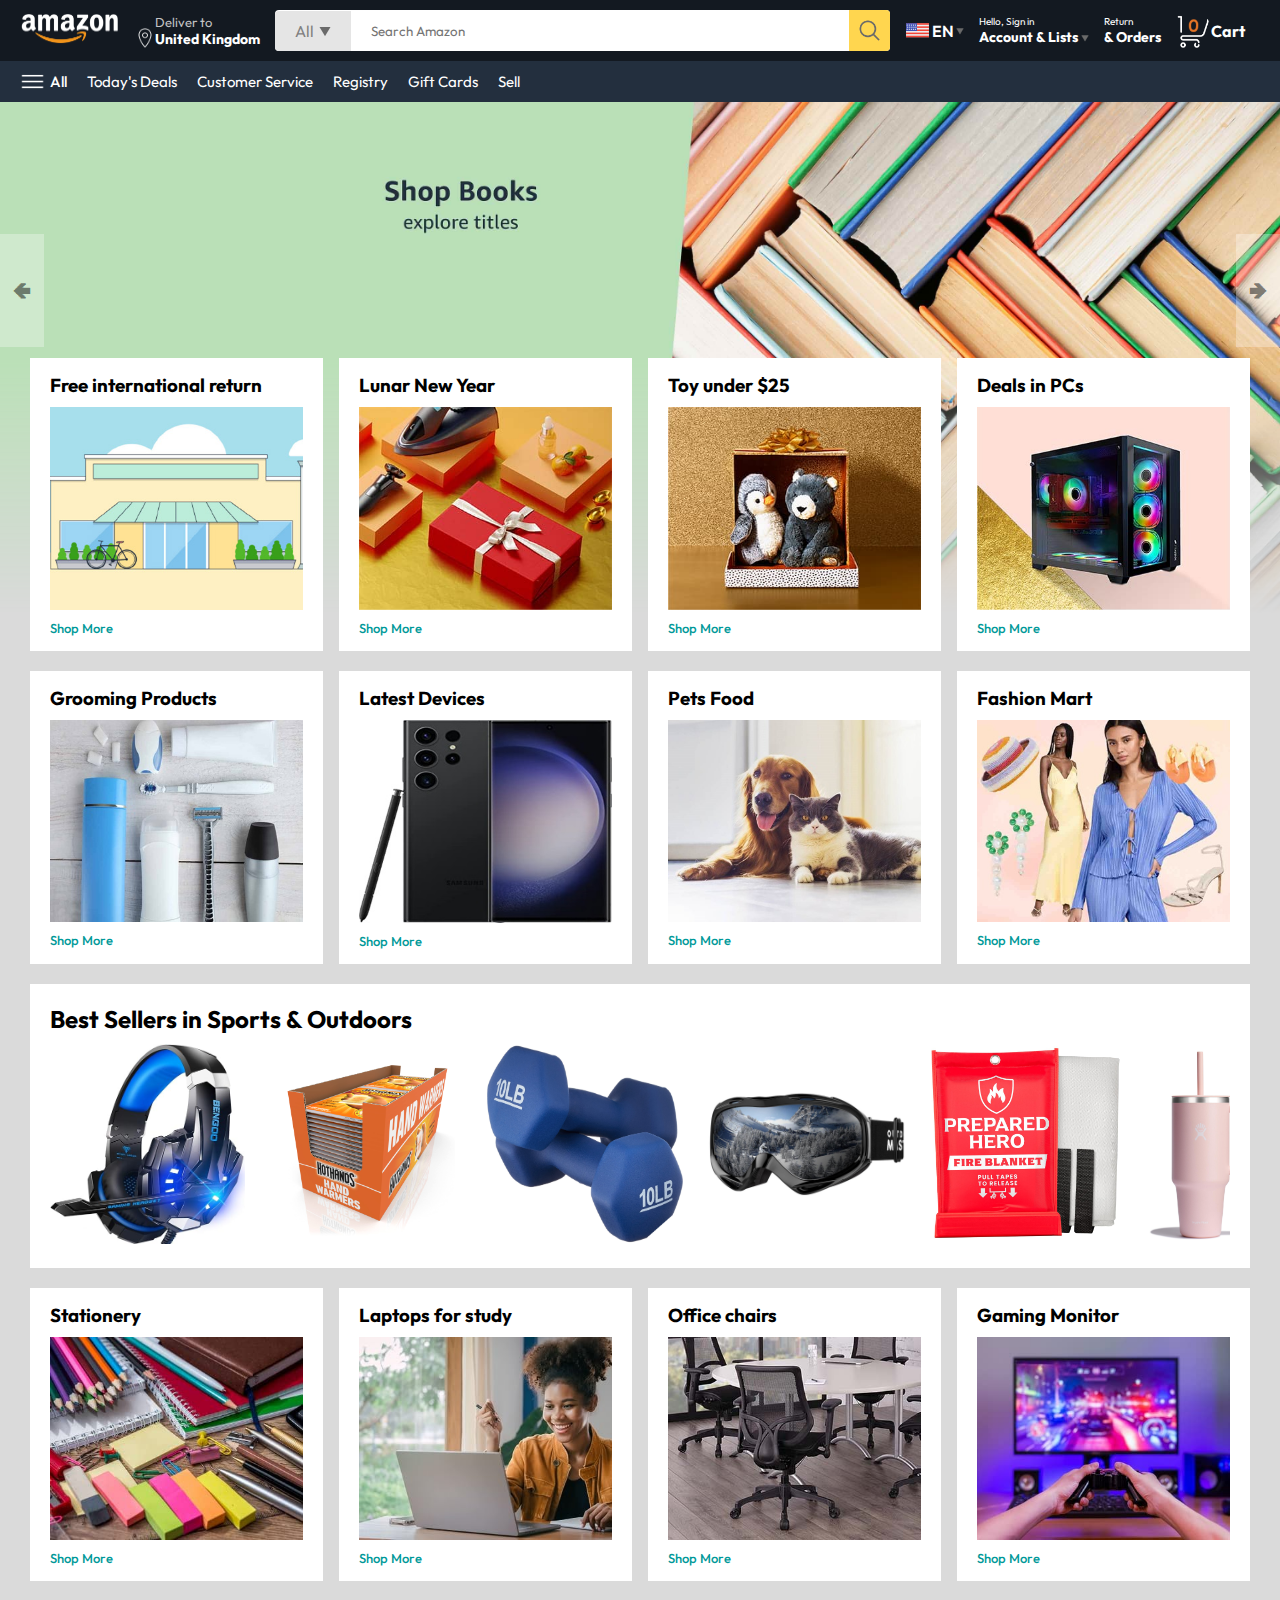
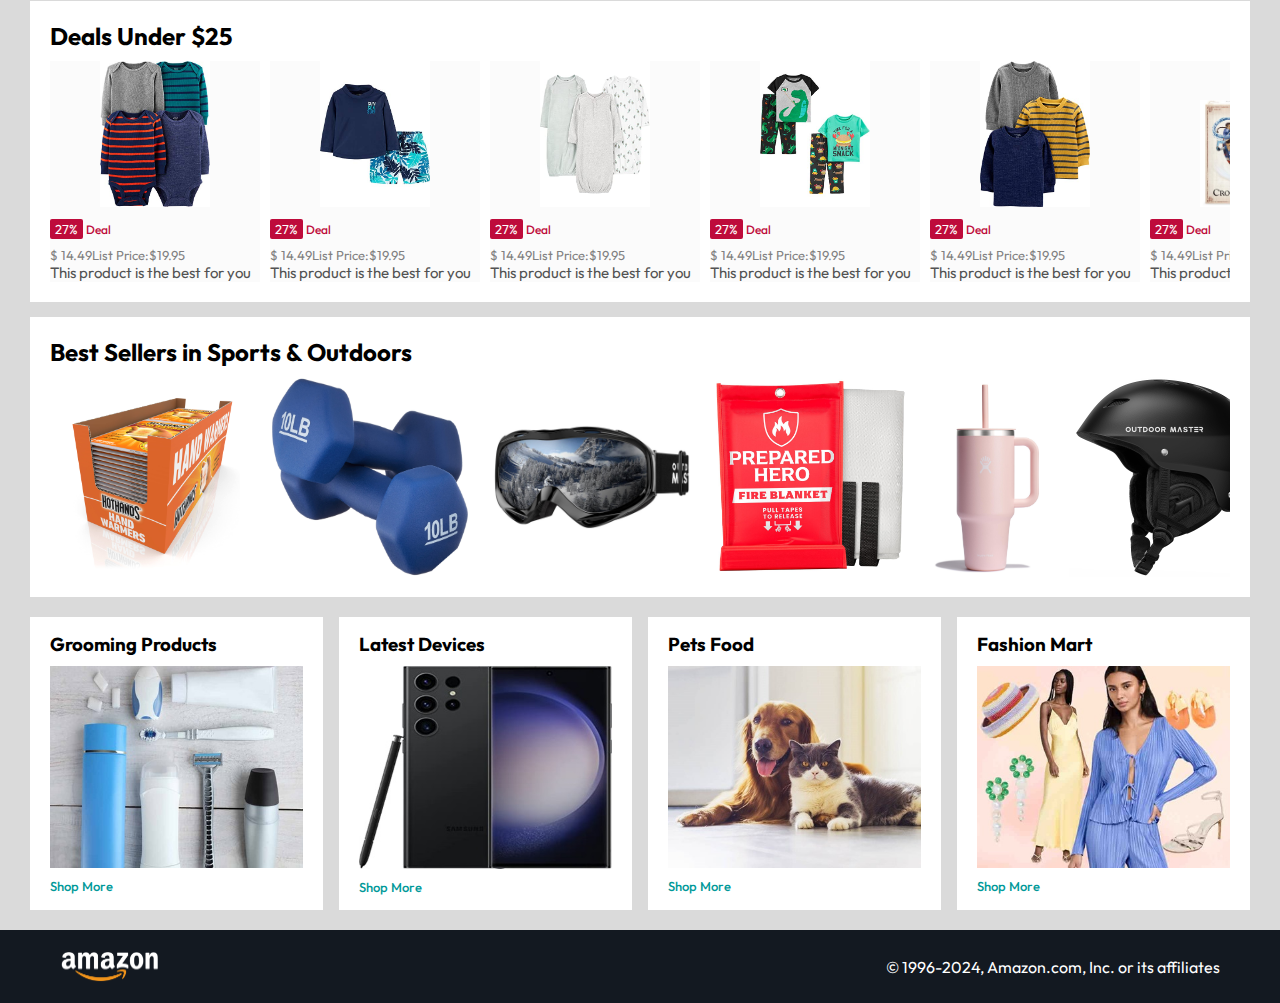
<file: index.html>
<!DOCTYPE html>
<html lang="en">
  <head>
    <meta charset="UTF-8" />
    <meta name="viewport" content="width=device-width, initial-scale=1.0" />
    <title>Amazon Clone</title>
    <link rel="stylesheet" href="style.css" />
    <link rel="shortcut icon" type="image/png" href="./assets/icon.ico">
  </head>

  <body>
    <nav>
      <a href="/"><img src="./assets//amazon_logo.png" width="100" alt="" /></a>
      <div class="nav-contry">
        <img src="./assets/location_icon.png" height="20" alt="" />
        <div>
          <p>Deliver to</p>
          <h1>United Kingdom</h1>
        </div>
      </div>
      <div class="nav-search">
        <div class="nav-search-gategory">
          <p>All</p>
          <img src="./assets/dropdown_icon.png" height="12" alt="" />
        </div>
        <input
          type="text"
          class="nav-search-input"
          placeholder="Search Amazon"
        />
        <img src="./assets/search_icon.png" class="nav-search-icon" alt="" />
      </div>
      <div class="nav-language">
        <img src="./assets/us_flag.png" width="25px" alt="" />
        <p>EN</p>
        <img src="./assets/dropdown_icon.png" width="8px" alt="" />
      </div>
      <div class="nav-text">
        <p><a href="./signin.html">Hello, Sign in</a></p>
        <h1>
          Account & Lists
          <img src="./assets/dropdown_icon.png" width="8px" alt="" />
        </h1>
      </div>
      <div class="nav-text">
        <p>Return</p>
        <h1>& Orders</h1>
      </div>
      <a href="/signin.html" class="mobile-user-icon" style="display: none;">
        <img src="./assets/user.png" alt="">
      </a>
      <a href="/cart.html" class="nav-cart">
        <img src="./assets/cart_icon.png" width="35px" alt="">
        <h4>Cart</h4>
      </a>
    </nav>
    <div class="nav-bottom">
        <div>
            <img src="./assets/menu_icon.png" width="25px" alt="">
            <p>All</p>
        </div>
        <p>Today's Deals</p>
        <p>Customer Service</p>
        <p>Registry</p>
        <p>Gift Cards</p>
        <p>Sell</p>
    </div>
    <div class="header-slider">
        <a href="#" class="control_prev">&#129144</a>
        <a href="#" class="control_next">&#129146</a>
        <ul>
            <img src="./assets/header1.jpg" class="header-img" alt="">
            <img src="./assets/header2.jpg" class="header-img" alt="">
            <img src="./assets/header3.jpg" class="header-img" alt="">
            <img src="./assets/header4.jpg" class="header-img" alt="">
            <img src="./assets/header5.jpg" class="header-img" alt="">
            <img src="./assets/header6.jpg" class="header-img" alt="">
        </ul>
    </div>
    <div class="box-row header-box">
        <div class="box-col">
            <h3>Free international return</h3>
            <img src="./assets/box1-1.jpg" alt="">
            <a href="/">Shop More</a>
        </div>
        <div class="box-col">
            <h3>Lunar New Year</h3>
            <img src="./assets/box1-2.jpg" alt="">
            <a href="/">Shop More</a>
        </div>
        <div class="box-col">
            <h3>Toy under $25</h3>
            <img src="./assets/box1-3.jpg" alt="">
            <a href="/">Shop More</a>
        </div>
        <div class="box-col">
            <h3>Deals in PCs</h3>
            <img src="./assets/box1-4.jpg" alt="">
            <a href="/">Shop More</a>
        </div>
    </div>
    <div class="box-row">
        <div class="box-col">
            <h3>Grooming Products</h3>
            <img src="./assets/box2-1.jpg" alt="">
            <a href="/">Shop More</a>
        </div>
        <div class="box-col">
            <h3>Latest Devices</h3>
            <img src="./assets/box2-2.jpg" alt="">
            <a href="/">Shop More</a>
        </div>
        <div class="box-col">
            <h3>Pets Food</h3>
            <img src="./assets/box2-3.jpg" alt="">
            <a href="/">Shop More</a>
        </div>
        <div class="box-col">
            <h3>Fashion Mart</h3>
            <img src="./assets/box2-4.jpg" alt="">
            <a href="/">Shop More</a>
        </div>
    </div>
    <div class="products-slider">
        <h2>Best Sellers in Sports & Outdoors</h2>
        <div class="products">
            <a href="/product.html">
              <img src="./assets/product_img.jpg" alt="">
            </a>
            <img src="./assets/product1-1.jpg" alt="">
            <img src="./assets/product1-2.jpg" alt="">
            <img src="./assets/product1-3.jpg" alt="">
            <img src="./assets/product1-4.jpg" alt="">
            <img src="./assets/product1-5.jpg" alt="">
            <img src="./assets/product1-6.jpg" alt="">
            <img src="./assets/product1-7.jpg" alt="">
            <img src="./assets/product1-8.jpg" alt="">
            <img src="./assets/product1-9.jpg" alt="">
            <img src="./assets/product1-10.jpg" alt="">
        </div>
    </div>
    <div class="box-row">
      <div class="box-col">
          <h3>Stationery</h3>
          <img src="./assets/box3-1.jpg" alt="">
          <a href="/">Shop More</a>
      </div>
      <div class="box-col">
          <h3>Laptops for study</h3>
          <img src="./assets/box3-2.jpg" alt="">
          <a href="/">Shop More</a>
      </div>
      <div class="box-col">
          <h3>Office chairs</h3>
          <img src="./assets/box3-3.jpg" alt="">
          <a href="/">Shop More</a>
      </div>
      <div class="box-col">
          <h3>Gaming Monitor</h3>
          <img src="./assets/box3-4.jpg" alt="">
          <a href="/">Shop More</a>
      </div>
  </div>
  <div class="products-slider-with-price">
    <h2>Deals Under $25</h2>
    <div class="products">
      <div class="product-card">
        <div class="product-img-container">
          <img src="./assets/product2-1.jpg" alt="">
        </div>
        <div class="product-offer">
          <p>27%</p> <span>Deal</span>
        </div>
        <p class="product-price">$ <span>14.49</span>List Price:$19.95</p>
        <h4>This product is the best for you</h4>
      </div>
      <div class="product-card">
        <div class="product-img-container">
          <img src="./assets/product2-2.jpg" alt="">
        </div>
        <div class="product-offer">
          <p>27%</p> <span>Deal</span>
        </div>
        <p class="product-price">$ <span>14.49</span>List Price:$19.95</p>
        <h4>This product is the best for you</h4>
      </div>
      <div class="product-card">
        <div class="product-img-container">
          <img src="./assets/product2-3.jpg" alt="">
        </div>
        <div class="product-offer">
          <p>27%</p> <span>Deal</span>
        </div>
        <p class="product-price">$ <span>14.49</span>List Price:$19.95</p>
        <h4>This product is the best for you</h4>
      </div>
      <div class="product-card">
        <div class="product-img-container">
          <img src="./assets/product2-4.jpg" alt="">
        </div>
        <div class="product-offer">
          <p>27%</p> <span>Deal</span>
        </div>
        <p class="product-price">$ <span>14.49</span>List Price:$19.95</p>
        <h4>This product is the best for you</h4>
      </div><div class="product-card">
        <div class="product-img-container">
          <img src="./assets/product2-5.jpg" alt="">
        </div>
        <div class="product-offer">
          <p>27%</p> <span>Deal</span>
        </div>
        <p class="product-price">$ <span>14.49</span>List Price:$19.95</p>
        <h4>This product is the best for you</h4>
      </div>
      <div class="product-card">
        <div class="product-img-container">
          <img src="./assets/product2-6.jpg" alt="">
        </div>
        <div class="product-offer">
          <p>27%</p> <span>Deal</span>
        </div>
        <p class="product-price">$ <span>14.49</span>List Price:$19.95</p>
        <h4>This product is the best for you</h4>
      </div>
      <div class="product-card">
        <div class="product-img-container">
          <img src="./assets/product2-7.jpg" alt="">
        </div>
        <div class="product-offer">
          <p>27%</p> <span>Deal</span>
        </div>
        <p class="product-price">$ <span>14.49</span>List Price:$19.95</p>
        <h4>This product is the best for you</h4>
      </div>
      <div class="product-card">
        <div class="product-img-container">
          <img src="./assets/product2-8.jpg" alt="">
        </div>
        <div class="product-offer">
          <p>27%</p> <span>Deal</span>
        </div>
        <p class="product-price">$ <span>14.49</span>List Price:$19.95</p>
        <h4>This product is the best for you</h4>
      </div>
      <div class="product-card">
        <div class="product-img-container">
          <img src="./assets/product2-9.jpg" alt="">
        </div>
        <div class="product-offer">
          <p>27%</p> <span>Deal</span>
        </div>
        <p class="product-price">$ <span>14.49</span>List Price:$19.95</p>
        <h4>This product is the best for you</h4>
      </div>
      <div class="product-card">
        <div class="product-img-container">
          <img src="./assets/product2-10.jpg" alt="">
        </div>
        <div class="product-offer">
          <p>27%</p> <span>Deal</span>
        </div>
        <p class="product-price">$ <span>14.49</span>List Price:$19.95</p>
        <h4>This product is the best for you</h4>
      </div>
      <div class="product-card">
        <div class="product-img-container">
          <img src="./assets/product2-11.jpg" alt="">
        </div>
        <div class="product-offer">
          <p>27%</p> <span>Deal</span>
        </div>
        <p class="product-price">$ <span>14.49</span>List Price:$19.95</p>
        <h4>This product is the best for you</h4>
      </div>
      <div class="product-card">
        <div class="product-img-container">
          <img src="./assets/product2-12.jpg" alt="">
        </div>
        <div class="product-offer">
          <p>27%</p> <span>Deal</span>
        </div>
        <p class="product-price">$ <span>14.49</span>List Price:$19.95</p>
        <h4>This product is the best for you</h4>
      </div>
    </div>
  </div>
  <div class="products-slider">
    <h2>Best Sellers in Sports & Outdoors</h2>
    <div class="products">
        <img src="./assets/product1-1.jpg" alt="">
        <img src="./assets/product1-2.jpg" alt="">
        <img src="./assets/product1-3.jpg" alt="">
        <img src="./assets/product1-4.jpg" alt="">
        <img src="./assets/product1-5.jpg" alt="">
        <img src="./assets/product1-6.jpg" alt="">
        <img src="./assets/product1-7.jpg" alt="">
        <img src="./assets/product1-8.jpg" alt="">
        <img src="./assets/product1-9.jpg" alt="">
        <img src="./assets/product1-10.jpg" alt="">
    </div>
</div>
<div class="box-row">
  <div class="box-col">
      <h3>Grooming Products</h3>
      <img src="./assets/box2-1.jpg" alt="">
      <a href="/">Shop More</a>
  </div>
  <div class="box-col">
      <h3>Latest Devices</h3>
      <img src="./assets/box2-2.jpg" alt="">
      <a href="/">Shop More</a>
  </div>
  <div class="box-col">
      <h3>Pets Food</h3>
      <img src="./assets/box2-3.jpg" alt="">
      <a href="/">Shop More</a>
  </div>
  <div class="box-col">
      <h3>Fashion Mart</h3>
      <img src="./assets/box2-4.jpg" alt="">
      <a href="/">Shop More</a>
  </div>
</div>

<footer>
  <img src="./assets/amazon_logo.png" width="100" alt="">
  <p>© 1996-2024, Amazon.com, Inc. or its affiliates</p>
</footer>

    <script src="script.js"></script>
  </body>
</html>
</file>
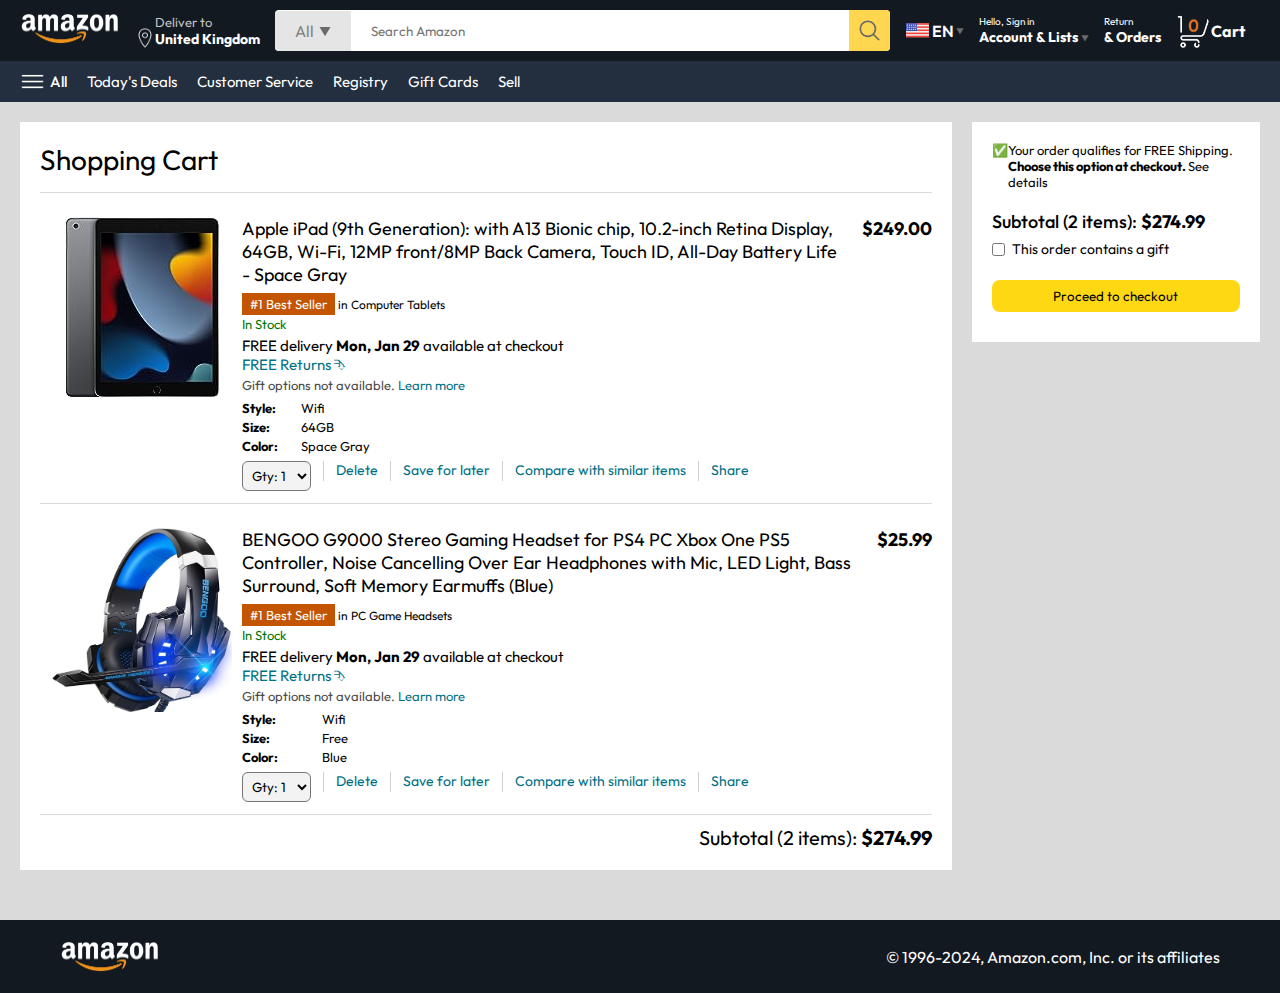
<file: cart.html>
<!DOCTYPE html>
<html lang="en">
  <head>
    <meta charset="UTF-8" />
    <meta name="viewport" content="width=device-width, initial-scale=1.0" />
    <title>Cart</title>
    <link rel="stylesheet" href="./cart.css" />
    <link rel="stylesheet" href="./style.css" />
    <link rel="shortcut icon" type="image/png" href="./assets/icon.ico">
  </head>
  <body>
    <nav>
      <a href="/"><img src="./assets//amazon_logo.png" width="100" alt="" /></a>
      <div class="nav-contry">
        <img src="./assets/location_icon.png" height="20" alt="" />
        <div>
          <p>Deliver to</p>
          <h1>United Kingdom</h1>
        </div>
      </div>
      <div class="nav-search">
        <div class="nav-search-gategory">
          <p>All</p>
          <img src="./assets/dropdown_icon.png" height="12" alt="" />
        </div>
        <input
          type="text"
          class="nav-search-input"
          placeholder="Search Amazon"
        />
        <img src="./assets/search_icon.png" class="nav-search-icon" alt="" />
      </div>
      <div class="nav-language">
        <img src="./assets/us_flag.png" width="25px" alt="" />
        <p>EN</p>
        <img src="./assets/dropdown_icon.png" width="8px" alt="" />
      </div>
      <div class="nav-text">
        <p><a href="./signin.html">Hello, Sign in</a></p>
        <h1>
          Account & Lists
          <img src="./assets/dropdown_icon.png" width="8px" alt="" />
        </h1>
      </div>
      <div class="nav-text">
        <p>Return</p>
        <h1>& Orders</h1>
      </div>
      <a href="/signin.html" class="mobile-user-icon" style="display: none">
        <img src="./assets/user.png" alt="" />
      </a>
      <a href="" class="nav-cart">
        <img src="./assets/cart_icon.png" width="35px" alt="" />
        <h4>Cart</h4>
      </a>
    </nav>
    <div class="nav-bottom">
      <div>
        <img src="./assets/menu_icon.png" width="25px" alt="" />
        <p>All</p>
      </div>
      <p>Today's Deals</p>
      <p>Customer Service</p>
      <p>Registry</p>
      <p>Gift Cards</p>
      <p>Sell</p>
    </div>
    <div class="cart">
      <div class="cart-left">
        <h1>Shopping Cart</h1>
        <hr />
        <div class="product-cart-list">
          <img src="./assets/ipad_img.jpg" alt="" width="180px"/>
          <div>
            <div class="product-cart-titleprice">
              <p>
                Apple iPad (9th Generation): with A13 Bionic chip, 10.2-inch
                Retina Display, 64GB, Wi-Fi, 12MP front/8MP Back Camera, Touch
                ID, All-Day Battery Life - Space Gray
              </p>
              <p><b>$249.00</b></p>
            </div>
            <p class="product-cart-bestseller">
              <span>#1 Best Seller</span> in Computer Tablets
            </p>
            <p class="product-cart-stock">In Stock</p>
            <p class="product-cart-delivery">FREE delivery <b>Mon, Jan 29</b> available at checkout</p>
            <p class="product-cart-returns">FREE Returns &#11191</p>
            <p class="product-cart-giftoption">Gift options not available. <span>Learn more</span></p>
            
            <div class="product-cart-specs">
                <p><b>Style:</b></p> <p>Wifi</p>
                <p><b>Size:</b></p> <p>64GB</p>
                <p><b>Color:</b></p> <p>Space Gray</p>
            </div>

            <div class="cart-list-action">
                <select name="" id="">
                    <option value="1">Gty: 1</option>
                    <option value="2">Gty: 2</option>
                    <option value="3">Gty: 3</option>
                    <option value="4">Gty: 4</option>
                    <option value="5">Gty: 5</option>
                </select>
                <hr>
                <p class="action-btn">Delete</p>
                <hr>
                <p class="action-btn">Save for later</p>
                <hr>
                <p class="action-btn">Compare with similar items</p>
                <hr>
                <p class="action-btn">Share</p>
            </div>
        </div>
        </div>
        <hr>
        <div class="product-cart-list">
            <img src="./assets/product_img.jpg" alt="" width="180px"/>
            <div>
              <div class="product-cart-titleprice">
                <p>
                    BENGOO G9000 Stereo Gaming Headset for PS4 PC Xbox One PS5 Controller, Noise Cancelling Over Ear Headphones with Mic, LED Light, Bass Surround, Soft Memory Earmuffs (Blue)
                </p>
                <p><b>$25.99</b></p>
              </div>
              <p class="product-cart-bestseller">
                <span>#1 Best Seller</span> in PC Game Headsets
              </p>
              <p class="product-cart-stock">In Stock</p>
              <p class="product-cart-delivery">FREE delivery <b>Mon, Jan 29</b> available at checkout</p>
              <p class="product-cart-returns">FREE Returns &#11191</p>
              <p class="product-cart-giftoption">Gift options not available. <span>Learn more</span></p>
              
              <div class="product-cart-specs">
                  <p><b>Style:</b></p> <p>Wifi</p>
                  <p><b>Size:</b></p> <p>Free</p>
                  <p><b>Color:</b></p> <p>Blue</p>
              </div>
  
              <div class="cart-list-action">
                  <select name="" id="">
                      <option value="1">Gty: 1</option>
                      <option value="2">Gty: 2</option>
                      <option value="3">Gty: 3</option>
                      <option value="4">Gty: 4</option>
                      <option value="5">Gty: 5</option>
                  </select>
                  <hr>
                  <p class="action-btn">Delete</p>
                  <hr>
                  <p class="action-btn">Save for later</p>
                  <hr>
                  <p class="action-btn">Compare with similar items</p>
                  <hr>
                  <p class="action-btn">Share</p>
              </div>
          </div>
          </div>
          <hr>
          <div class="cart-list-subtotal">
            Subtotal (2 items): <b>$274.99</b>
          </div>
      </div>
      <div class="cart-right"> 
        <div class="cart-free-delivery">
            <p>&#x2705</p>
            <p>Your order qualifies for FREE Shipping. <b>Choose this option at checkout. </b> See details</p>
        </div>
        <p class="cart-subtotal">Subtotal (2 items): <b>$274.99</b></p>
        <p class="cart-right-gift"> <input type="checkbox">This order contains a gift</p>
        <button>Proceed to checkout</button>
      </div>
    </div>
    <footer class="footer-cart">
        <img src="./assets/amazon_logo.png" width="100" alt="">
        <p>© 1996-2024, Amazon.com, Inc. or its affiliates</p>
      </footer>
  </body>
</html>
</file>
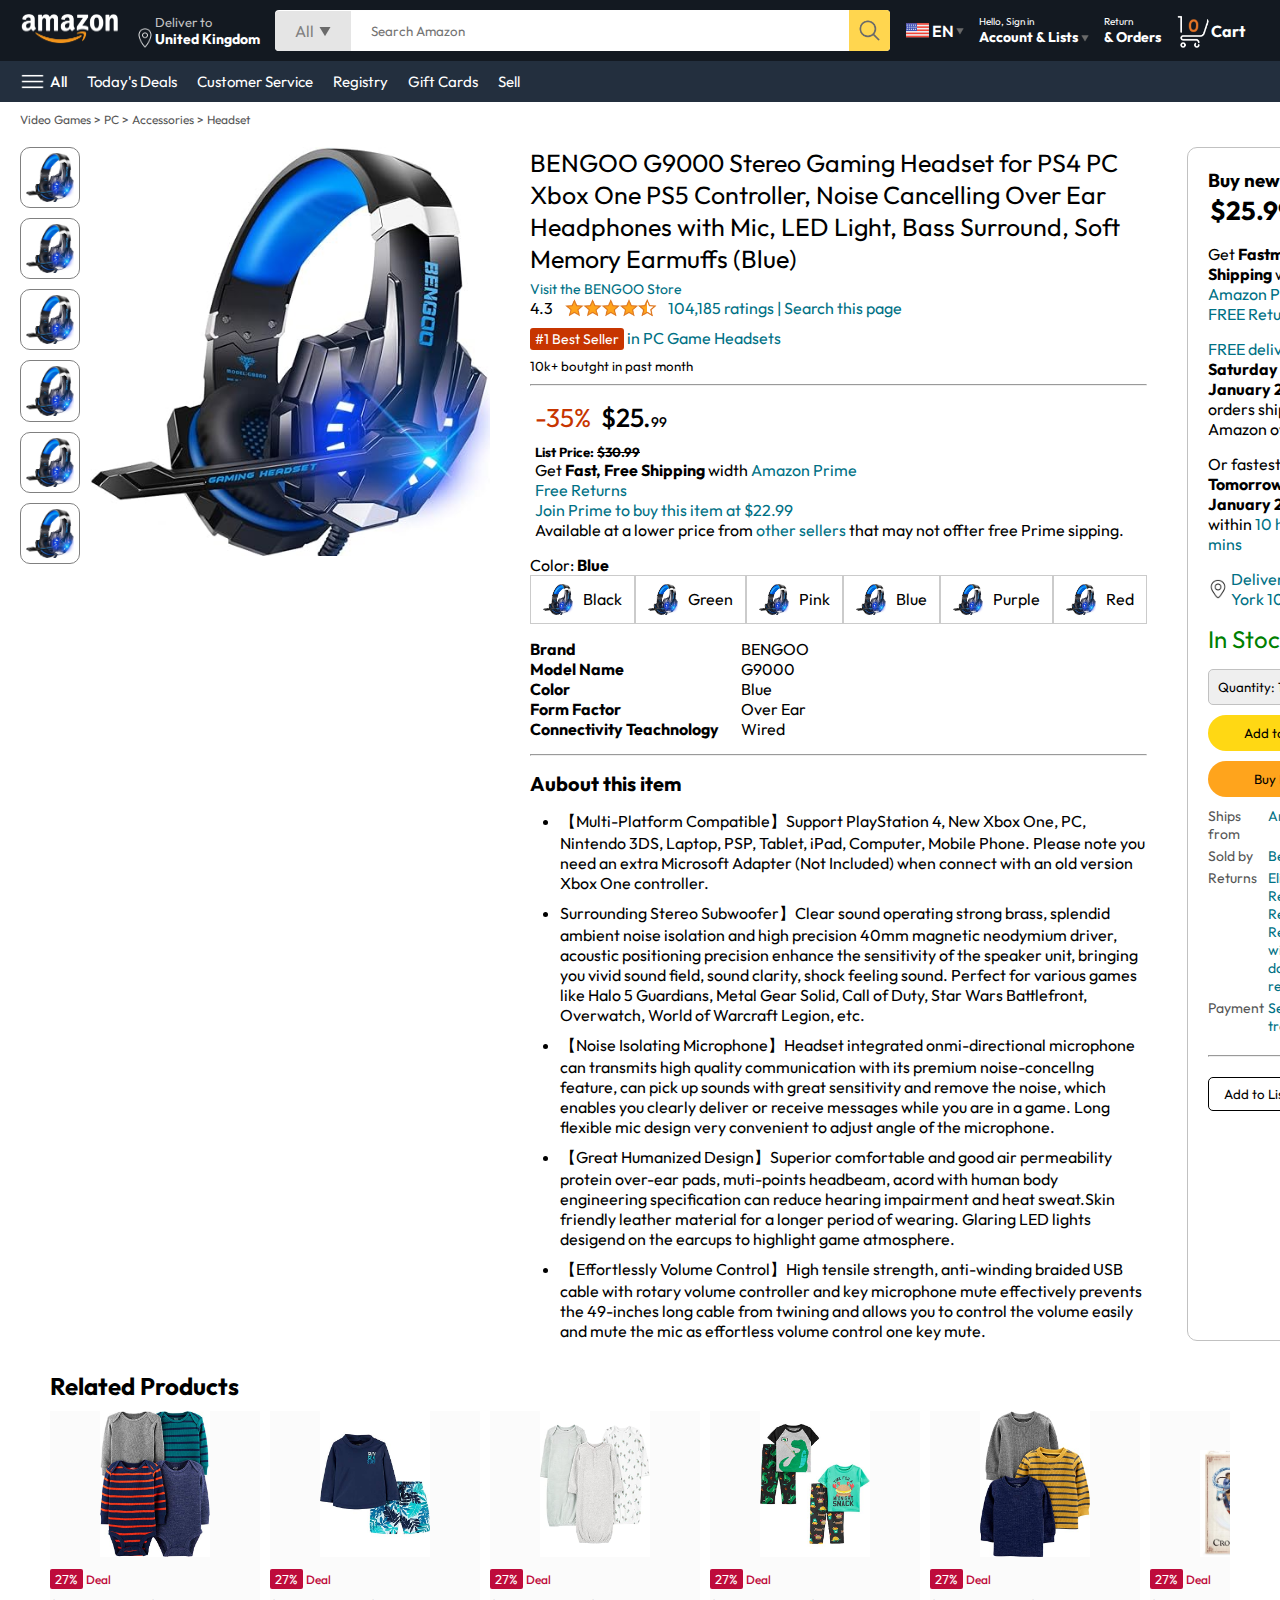
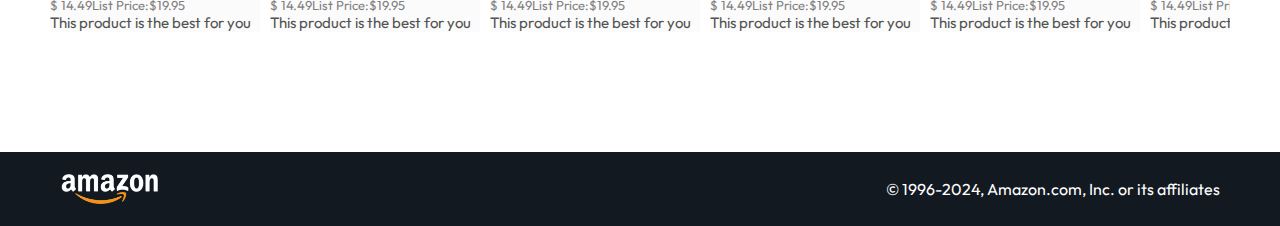
<file: product.html>
<!DOCTYPE html>
<html lang="en">
  <head>
    <meta charset="UTF-8" />
    <meta name="viewport" content="width=device-width, initial-scale=1.0" />
    <title>Product Page</title>
    <link rel="stylesheet" href="style.css" />
    <link rel="stylesheet" href="product.css" />
    <link rel="shortcut icon" type="image/png" href="./assets/icon.ico">
  </head>
  <body>
    <nav>
      <a href="/"><img src="./assets//amazon_logo.png" width="100" alt="" /></a>
      <div class="nav-contry">
        <img src="./assets/location_icon.png" height="20" alt="" />
        <div>
          <p>Deliver to</p>
          <h1>United Kingdom</h1>
        </div>
      </div>
      <div class="nav-search">
        <div class="nav-search-gategory">
          <p>All</p>
          <img src="./assets/dropdown_icon.png" height="12" alt="" />
        </div>
        <input
          type="text"
          class="nav-search-input"
          placeholder="Search Amazon"
        />
        <img src="./assets/search_icon.png" class="nav-search-icon" alt="" />
      </div>
      <div class="nav-language">
        <img src="./assets/us_flag.png" width="25px" alt="" />
        <p>EN</p>
        <img src="./assets/dropdown_icon.png" width="8px" alt="" />
      </div>
      <div class="nav-text">
        <p><a href="./signin.html">Hello, Sign in</a></p>
        <h1>
          Account & Lists
          <img src="./assets/dropdown_icon.png" width="8px" alt="" />
        </h1>
      </div>
      <div class="nav-text">
        <p>Return</p>
        <h1>& Orders</h1>
      </div>
      <a href="/signin.html" class="mobile-user-icon" style="display: none">
        <img src="./assets/user.png" alt="" />
      </a>
      <a href="/cart.html" class="nav-cart">
        <img src="./assets/cart_icon.png" width="35px" alt="" />
        <h4>Cart</h4>
      </a>
    </nav>
    <div class="nav-bottom">
      <div>
        <img src="./assets/menu_icon.png" width="25px" alt="" />
        <p>All</p>
      </div>
      <p>Today's Deals</p>
      <p>Customer Service</p>
      <p>Registry</p>
      <p>Gift Cards</p>
      <p>Sell</p>
    </div>
    <p class="breadcrum">Video Games > PC > Accessories > Headset</p>
    <div class="product-display">
      <div class="product-d-image">
        <div class="product-icons">
          <img src="./assets/product_img.jpg" alt="" width="60" />
          <img src="./assets/product_img.jpg" alt="" width="60" />
          <img src="./assets/product_img.jpg" alt="" width="60" />
          <img src="./assets/product_img.jpg" alt="" width="60" />
          <img src="./assets/product_img.jpg" alt="" width="60" />
          <img src="./assets/product_img.jpg" alt="" width="60" />
        </div>
        <div class="product-main-imgage">
          <img src="./assets/product_img.jpg" alt="" width="400" />
        </div>
        <div class="product-d-details">
          <p class="product-title">
            BENGOO G9000 Stereo Gaming Headset for PS4 PC Xbox One PS5
            Controller, Noise Cancelling Over Ear Headphones with Mic, LED
            Light, Bass Surround, Soft Memory Earmuffs (Blue)
          </p>
          <div class="brand-store">Visit the BENGOO Store</div>
          <div class="product-rating">
            <div>
              <div>
                4.3 <img src="./assets/rating_img.png" height="20px" alt="" />
              </div>
              <p>104,185 ratings | Search this page</p>
            </div>
            <p><span>#1 Best Seller</span> in PC Game Headsets</p>
            <h5>10k+ boutght in past month</h5>
            <hr />
          </div>
          <div class="product-d-price">
            <div>
              <p>-35%</p>
              <h1><span>$25.</span>99</h1>
            </div>
            <h5>List Price: <span>$30.99</span></h5>
            <p>
              Get <b> Fast, Free Shipping</b> width <span>Amazon Prime</span>
            </p>
            <p><span>Free Returns</span></p>
            <p><span>Join Prime to buy this item at $22.99</span></p>
            <p>
              Available at a lower price from <span>other sellers</span> that
              may not offter free Prime sipping.
            </p>
          </div>

          <div class="product-color-selection">
            <p>Color: <b>Blue</b></p>
            <div class="product-color-options">
              <div class="option">
                <img src="./assets/product_img.jpg" width="30px" alt="" />
                <p>Black</p>
              </div>
              <div class="option">
                <img src="./assets/product_img.jpg" width="30px" alt="" />
                <p>Green</p>
              </div>
              <div class="option">
                <img src="./assets/product_img.jpg" width="30px" alt="" />
                <p>Pink</p>
              </div>
              <div class="option">
                <img src="./assets/product_img.jpg" width="30px" alt="" />
                <p>Blue</p>
              </div>
              <div class="option">
                <img src="./assets/product_img.jpg" width="30px" alt="" />
                <p>Purple</p>
              </div>
              <div class="option">
                <img src="./assets/product_img.jpg" width="30px" alt="" />
                <p>Red</p>
              </div>
            </div>
          </div>
          <div class="product-info">
            <p><b>Brand</b></p>
            <p>BENGOO</p>
            <p><b>Model Name</b></p>
            <p>G9000</p>
            <p><b>Color</b></p>
            <p>Blue</p>
            <p><b>Form Factor</b></p>
            <p>Over Ear</p>
            <p><b>Connectivity Teachnology</b></p>
            <p>Wired</p>
          </div>
          <hr />
          <div class="product-description">
            <h1>Aubout this item</h1>
            <ul>
              <li>
                【Multi-Platform Compatible】Support PlayStation 4, New Xbox
                One, PC, Nintendo 3DS, Laptop, PSP, Tablet, iPad, Computer,
                Mobile Phone. Please note you need an extra Microsoft Adapter
                (Not Included) when connect with an old version Xbox One
                controller.
              </li>
              <li>
                Surrounding Stereo Subwoofer】Clear sound operating strong
                brass, splendid ambient noise isolation and high precision 40mm
                magnetic neodymium driver, acoustic positioning precision
                enhance the sensitivity of the speaker unit, bringing you vivid
                sound field, sound clarity, shock feeling sound. Perfect for
                various games like Halo 5 Guardians, Metal Gear Solid, Call of
                Duty, Star Wars Battlefront, Overwatch, World of Warcraft
                Legion, etc.
              </li>
              <li>
                【Noise Isolating Microphone】Headset integrated
                onmi-directional microphone can transmits high quality
                communication with its premium noise-concellng feature, can pick
                up sounds with great sensitivity and remove the noise, which
                enables you clearly deliver or receive messages while you are in
                a game. Long flexible mic design very convenient to adjust angle
                of the microphone.
              </li>
              <li>
                【Great Humanized Design】Superior comfortable and good air
                permeability protein over-ear pads, muti-points headbeam, acord
                with human body engineering specification can reduce hearing
                impairment and heat sweat.Skin friendly leather material for a
                longer period of wearing. Glaring LED lights desigend on the
                earcups to highlight game atmosphere.
              </li>
              <li>
                【Effortlessly Volume Control】High tensile strength,
                anti-winding braided USB cable with rotary volume controller and
                key microphone mute effectively prevents the 49-inches long
                cable from twining and allows you to control the volume easily
                and mute the mic as effortless volume control one key mute.
              </li>
            </ul>
          </div>
        </div>
        <div class="product-d-purchase">
          <div class="title">
            <h3>Buy new:</h3>
            <img src="./assets/circle_icon.png" width="20px" alt="" />
          </div>
          <h1 class="price">$<span>25</span>.99</h1>
          <div class="gap">
            <p>
              Get <b>Fastm, Free Shipping</b> width <span>Amazon Prime</span>
            </p>
            <p><span>FREE Returns</span></p>
          </div>
          <div class="gap">
            <p><span>FREE delivery</span> <b>Saturday</b></p>
            <p><b>January 27</b> on orders shipped by Amazon over $35</p>
          </div>
          <div class="gap">
            <p>
              Or fastest delivery <b>Tomorrow</b>, <b>January 23</b>. Order
              within <span>10 hrs 56 mins</span>
            </p>
          </div>
          <div class="delivery-location">
            <img src="./assets/location_icon_dark.png" width="20px" alt="" />
            <p><span>Deliver to New York 10014</span></p>
          </div>
          <h2 class="product-stock">In Stock</h2>
          <select name="" id="" class="product-quantity">
            <option value="1">Quantity: 1</option>
            <option value="2">Quantity: 2</option>
            <option value="3">Quantity: 3</option>
          </select>
          <button class="btn">Add to Cart</button>
          <button class="btn product-buy">Buy Now</button>

          <div class="product-seller-info">
            <p>Ships from</p>
            <p><span>Amazon</span></p>
            <p>Sold by</p>
            <p><span>Bengoo Inc.</span></p>
            <p>Returns</p>
            <p>
              <span
                >Eligible for Return, Refund or Replacement within 30 days of
                receipt</span
              >
            </p>
            <p>Payment</p>
            <p><span>Secure transaction</span></p>
          </div>
          <hr />
          <button class="product-add-list">Add to List</button>
        </div>
      </div>
    </div>
    <div class="products-slider-with-price">
      <h2>Related Products</h2>
      <div class="products">
        <div class="product-card">
          <div class="product-img-container">
            <img src="./assets/product2-1.jpg" alt="" />
          </div>
          <div class="product-offer">
            <p>27%</p>
            <span>Deal</span>
          </div>
          <p class="product-price">$ <span>14.49</span>List Price:$19.95</p>
          <h4>This product is the best for you</h4>
        </div>
        <div class="product-card">
          <div class="product-img-container">
            <img src="./assets/product2-2.jpg" alt="" />
          </div>
          <div class="product-offer">
            <p>27%</p>
            <span>Deal</span>
          </div>
          <p class="product-price">$ <span>14.49</span>List Price:$19.95</p>
          <h4>This product is the best for you</h4>
        </div>
        <div class="product-card">
          <div class="product-img-container">
            <img src="./assets/product2-3.jpg" alt="" />
          </div>
          <div class="product-offer">
            <p>27%</p>
            <span>Deal</span>
          </div>
          <p class="product-price">$ <span>14.49</span>List Price:$19.95</p>
          <h4>This product is the best for you</h4>
        </div>
        <div class="product-card">
          <div class="product-img-container">
            <img src="./assets/product2-4.jpg" alt="" />
          </div>
          <div class="product-offer">
            <p>27%</p>
            <span>Deal</span>
          </div>
          <p class="product-price">$ <span>14.49</span>List Price:$19.95</p>
          <h4>This product is the best for you</h4>
        </div>
        <div class="product-card">
          <div class="product-img-container">
            <img src="./assets/product2-5.jpg" alt="" />
          </div>
          <div class="product-offer">
            <p>27%</p>
            <span>Deal</span>
          </div>
          <p class="product-price">$ <span>14.49</span>List Price:$19.95</p>
          <h4>This product is the best for you</h4>
        </div>
        <div class="product-card">
          <div class="product-img-container">
            <img src="./assets/product2-6.jpg" alt="" />
          </div>
          <div class="product-offer">
            <p>27%</p>
            <span>Deal</span>
          </div>
          <p class="product-price">$ <span>14.49</span>List Price:$19.95</p>
          <h4>This product is the best for you</h4>
        </div>
        <div class="product-card">
          <div class="product-img-container">
            <img src="./assets/product2-7.jpg" alt="" />
          </div>
          <div class="product-offer">
            <p>27%</p>
            <span>Deal</span>
          </div>
          <p class="product-price">$ <span>14.49</span>List Price:$19.95</p>
          <h4>This product is the best for you</h4>
        </div>
        <div class="product-card">
          <div class="product-img-container">
            <img src="./assets/product2-8.jpg" alt="" />
          </div>
          <div class="product-offer">
            <p>27%</p>
            <span>Deal</span>
          </div>
          <p class="product-price">$ <span>14.49</span>List Price:$19.95</p>
          <h4>This product is the best for you</h4>
        </div>
        <div class="product-card">
          <div class="product-img-container">
            <img src="./assets/product2-9.jpg" alt="" />
          </div>
          <div class="product-offer">
            <p>27%</p>
            <span>Deal</span>
          </div>
          <p class="product-price">$ <span>14.49</span>List Price:$19.95</p>
          <h4>This product is the best for you</h4>
        </div>
        <div class="product-card">
          <div class="product-img-container">
            <img src="./assets/product2-10.jpg" alt="" />
          </div>
          <div class="product-offer">
            <p>27%</p>
            <span>Deal</span>
          </div>
          <p class="product-price">$ <span>14.49</span>List Price:$19.95</p>
          <h4>This product is the best for you</h4>
        </div>
        <div class="product-card">
          <div class="product-img-container">
            <img src="./assets/product2-11.jpg" alt="" />
          </div>
          <div class="product-offer">
            <p>27%</p>
            <span>Deal</span>
          </div>
          <p class="product-price">$ <span>14.49</span>List Price:$19.95</p>
          <h4>This product is the best for you</h4>
        </div>
        <div class="product-card">
          <div class="product-img-container">
            <img src="./assets/product2-12.jpg" alt="" />
          </div>
          <div class="product-offer">
            <p>27%</p>
            <span>Deal</span>
          </div>
          <p class="product-price">$ <span>14.49</span>List Price:$19.95</p>
          <h4>This product is the best for you</h4>
        </div>
      </div>
    </div>
    <footer class="product-footer">
      <img src="./assets/amazon_logo.png" width="100" alt="" />
      <p>© 1996-2024, Amazon.com, Inc. or its affiliates</p>
    </footer>
    <script>
      const scrollContainer = document.querySelectorAll(".products");
      for (const item of scrollContainer) {
        item.addEventListener("wheel", (evt) => {
          evt.preventDefault();
          item.scrollLeft += evt.deltaY;
        });
      }
    </script>
  </body>
</html>
</file>
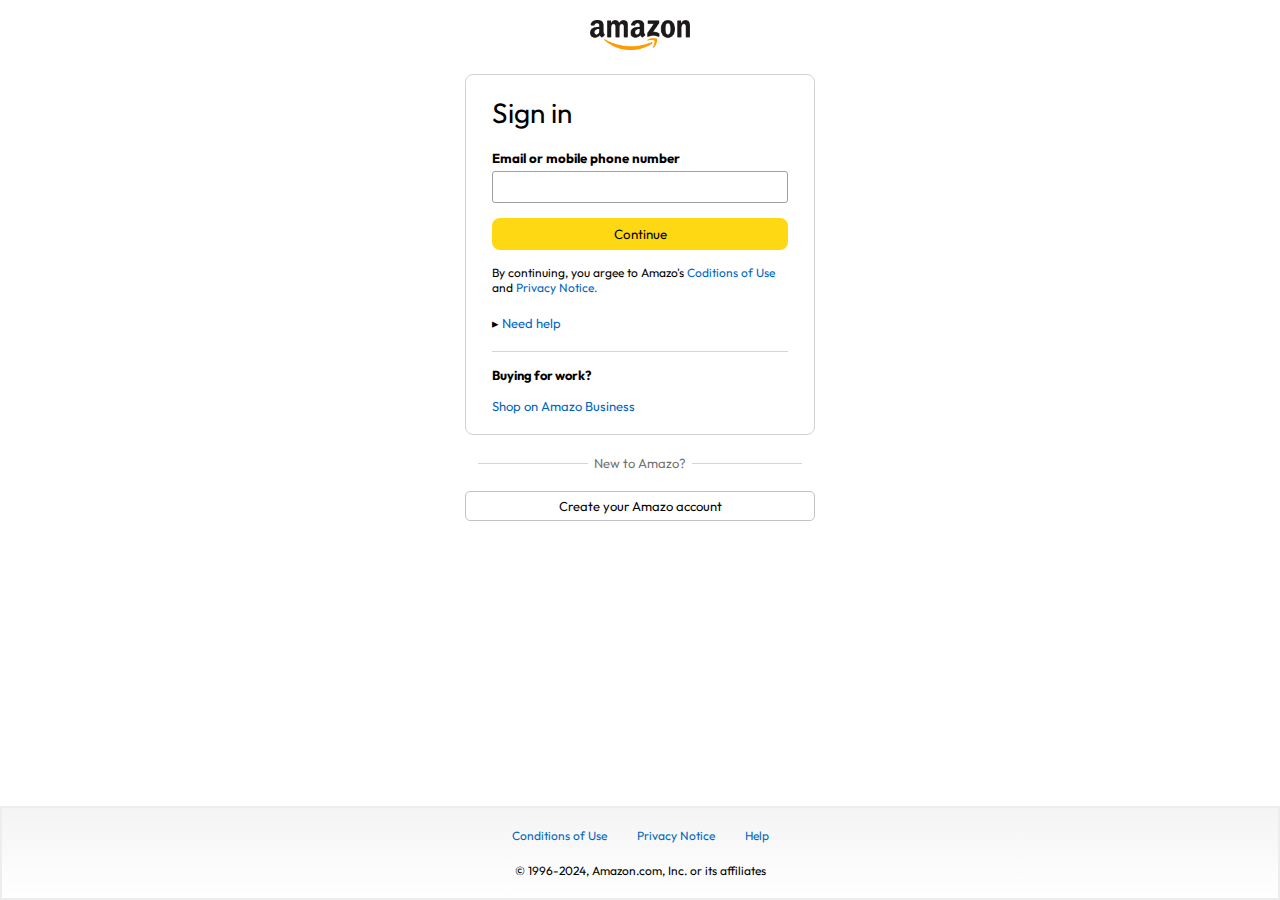
<file: signin.html>
<!DOCTYPE html>
<html lang="en">

<head>
    <meta charset="UTF-8" />
    <meta name="viewport" content="width=
    , initial-scale=1.0" />
    <title>Sign In</title>
    <link rel="stylesheet" href="./signin.css" />
    <link rel="shortcut icon" type="image/png" href="./assets/icon.ico">
</head>

<body>
    <a href="/"><img class="logo" src="./assets/amazon_logo_dark.png" width="100px" alt="" /></a>
    <div class="signin-container">
        <h1 class="signin-title">Sign in</h1>
        <h5 class="input-lable">Email or mobile phone number</h5>
        <input type="text" />
        <button>Continue</button>
        <p class="signin-condition">
            By continuing, you argee to Amazo's <span>Coditions of Use</span> and
            <span>Privacy Notice.</span>
        </p>
        <p class="signin-help">&#9656 <span>Need help</span></p>
        <hr>
        <h4>Buying for work?</h4>
        <p class="signin-business"><span>Shop on Amazo Business</span></p>
    </div>
    <div class="signin-bottom">
        <hr>
        <p>New to Amazo?</p>
        <hr>
    </div>
    <a href="/signup.html"><button class="signin-signup-btn">Create your Amazo account</button></a>

    <footer>
        <div class="footer-links">
            <a href="#">Conditions of Use</a>
            <a href="#">Privacy Notice</a>
            <a href="#">Help</a>
        </div>
        <p class="footer-copyright">© 1996-2024, Amazon.com, Inc. or its affiliates</p>
    </footer>
</body>

</html>
</file>
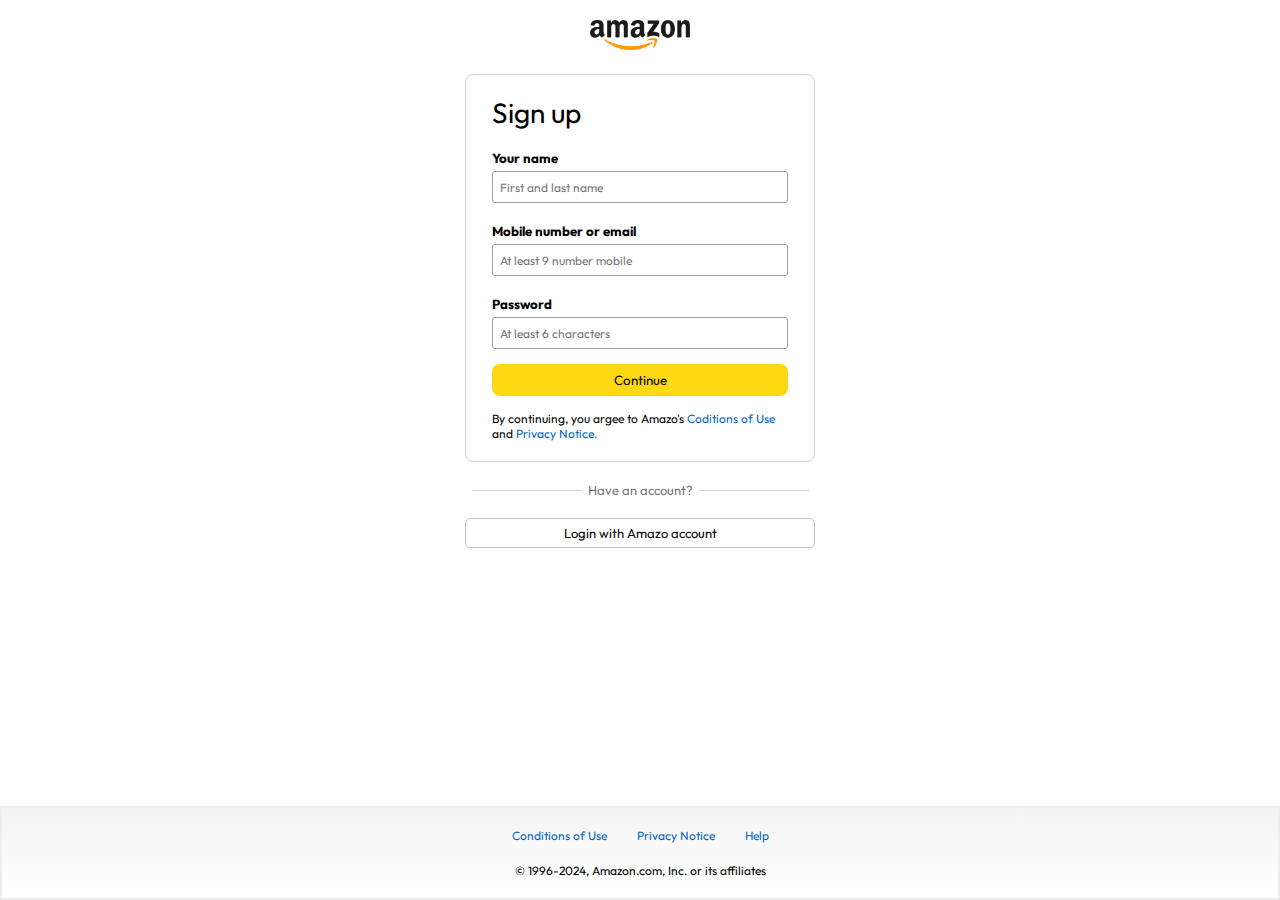
<file: signup.html>
<!DOCTYPE html>
<html lang="en">
  <head>
    <meta charset="UTF-8" />
    <meta name="viewport" content="width=device-width, initial-scale=1.0" />
    <title>Sign up</title>
    <link rel="stylesheet" href="/signin.css" />
    <link rel="shortcut icon" type="image/png" href="./assets/icon.ico">
  </head>
  <body>
    <a href="/"
      ><img
        class="logo"
        src="./assets/amazon_logo_dark.png"
        width="100px"
        alt=""
    /></a>
    <div class="signin-container">
      <h1 class="signin-title">Sign up</h1>
      <h5 class="input-lable">Your name</h5>
      <input type="text" placeholder="First and last name" />
      <h5 class="input-lable">Mobile number or email</h5>
      <input type="text" placeholder="At least 9 number mobile" />
      <h5 class="input-lable">Password</h5>
      <input type="password" placeholder="At least 6 characters" />
      <button>Continue</button>
      <p class="signin-condition">
        By continuing, you argee to Amazo's <span>Coditions of Use</span> and
        <span>Privacy Notice.</span>
      </p>
    </div>
    <div class="signin-bottom">
      <hr />
      <p>Have an account?</p>
      <hr />
    </div>
    <a href="/signin.html"
      ><button class="signin-signup-btn">Login with Amazo account</button></a
    >

    <footer>
      <div class="footer-links">
        <a href="#">Conditions of Use</a>
        <a href="#">Privacy Notice</a>
        <a href="#">Help</a>
      </div>
      <p class="footer-copyright">
        © 1996-2024, Amazon.com, Inc. or its affiliates
      </p>
    </footer>
  </body>
</html>
</file>
<file: style.css>
@import url("https://fonts.googleapis.com/css2?family=Outfit:wght@100..900&family=Playfair+Display:ital,wght@0,400..900;1,400..900&family=Poppins:ital,wght@0,100;0,200;0,300;0,400;0,500;0,600;0,700;0,800;0,900;1,100;1,200;1,300;1,400;1,500;1,600;1,700;1,800;1,900&display=swap");

* {
  padding: 0;
  margin: 0;
  box-sizing: border-box;
  font-family: Outfit;
}

body {
  background: #dadada;
}

a {
  text-decoration: none;
  color: inherit;
}
nav {
  display: flex;
  align-items: center;
  justify-content: space-between;
  background: #131921;
  padding: 10px 20px;
  color: #fff;
}
.nav-contry {
  display: flex;
  align-items: end;
  margin-left: 15px;
  font-size: 13px;
  color: #c4c4c4;
}
.nav-contry h1 {
  color: #fff;
  font-size: 14px;
}
.nav-search {
  flex: 1;
  display: flex;
  align-items: center;
  background: #fff;
  color: gray;
  max-width: 1000px;
  border-radius: 4px;
  margin-left: 15px;
}
.nav-search-gategory {
  display: flex;
  align-items: center;
  padding: 10px 20px;
  gap: 5px;
  background: #e5e5e5;
  border-radius: 4px 0 0 4px;
}
.nav-search-input {
  border: none;
  outline: none;
  padding-left: 20px;
  width: 100%;
}
.nav-search-icon {
  max-width: 41px;
  padding: 8px;
  background: #ffd64f;
  border-radius: 0 4px 4px 0;
}
.nav-language {
  display: flex;
  align-items: center;
  gap: 2px;
  font-weight: 600;
  margin-left: 15px;
}
.nav-text {
  margin-left: 15px;
}
.nav-text p {
  font-size: 10px;
}
.nav-text h1 {
  font-size: 14px;
}
.nav-cart {
  display: flex;
  align-items: center;
  margin: 0px 15px;
}
.nav-bottom {
  display: flex;
  align-items: center;
  gap: 20px;
  padding: 8px 20px;
  background: #232f3e;
  color: #fff;
  font-size: 15px;
}
.nav-bottom div {
  display: flex;
  align-items: center;
  gap: 5px;
  font-weight: 500;
}
.header-slider ul {
  display: flex;
  overflow-y: hidden;
}
.header-img {
  max-width: 100%;
  mask-image: linear-gradient(to bottom, #000000 50%, transparent 100%);
}
.header-slider a {
  position: absolute;
  top: 26%;
  z-index: 1;
  padding: 5vh 1vw;
  background: #ffffff4f;
  color: #0000007b;
  text-decoration: none;
  font-weight: 600;
  font-size: 18px;
  cursor: pointer;
}
.control_next {
  right: 0;
}
.box-row {
  display: flex;
  flex-wrap: wrap;
  row-gap: 20px;
  justify-content: space-between;
  margin: 20px 30px;
}
.box-col {
  display: flex;
  flex-direction: column;
  gap: 10px;
  padding: 15px 20px;
  background: #fff;
  max-width: 24%;
  min-height: 200px;
  z-index: 1;
}
.box-col a {
  font-size: 13px;
  color: #009999;
  font-weight: 500;
}
.header-box {
  margin-top: -20vw;
}
.products-slider {
  background: #fff;
  margin: 0 30px;
  padding: 20px;
  margin-bottom: 15px;
}
.products-slider .products {
  display: flex;
  overflow-x: auto;
  gap: 20px;
  margin-top: 10px;
}
.products-slider .products img {
  max-width: 200px;
  max-height: 200px;
}
.products-slider .products::-webkit-scrollbar {
  display: none;
}
.products-slider-with-price {
  background: #fff;
  margin: 0 30px;
  padding: 20px;
  margin-bottom: 15px;
}
.products-slider-with-price .products {
  display: flex;
  overflow-x: auto;
  gap: 10px;
  margin-top: 10px;
}
.products-slider-with-price .products::-webkit-scrollbar {
  display: none;
}
.product-card {
  display: flex;
  flex-direction: column;
  justify-content: end;
  min-width: 210px;
  background: #fbfbfb;
}
.product-card img {
  width: 110px;
  margin: 0 50px;
}
.product-offer p {
  background: #be0b3b;
  color: #fff;
  display: inline-block;
  padding: 2px 5px;
  border-radius: 2px;
  margin: 8px 0;
  font-size: 13px;
}
.product-offer span {
  color: #be0b3b;
  font-weight: 500;
  font-size: 12px;
}
.product-price {
  color: gray;
  font-size: 13px;
}
.product-card h4 {
  color: #525252;
  font-size: 15px;
  font-weight: 400;
}
footer {
  display: flex;
  justify-content: space-between;
  align-items: center;
  color: #fff;
  background: #131921;
  padding: 20px 60px;
}

/* ------------media query----------- */

@media only screen and (max-width: 900px) {
  nav {
    flex-wrap: wrap;
  }
  .nav-search {
    order: 7;
    margin: 15px 0 5px;
    min-width: 300px;
  }
  .box-col{
    max-width: 48%;
  }
}
@media only screen and (max-width: 600px){
  .nav-contry{
    display: none;
  }
  .nav-language{
    display: none;
  }
  .nav-text{
    display: none;
  }
  .nav-bottom{
    font-size: 13px;
    gap: 10px;
    overflow-x: scroll;
  }
  .nav-bottom::-webkit-scrollbar{
    display: none;
  }
  .nav-bottom p {
    text-wrap: nowrap;
  }
  .mobile-user-icon{
    display: flex !important;
    flex: 1;
    justify-content: flex-end;
  }
  .mobile-user-icon img{
    width: 25px;
  }
  .nav-cart h4{
    display: none;
  }
  .nav-cart img{
    width: 25px;
  }
  .header-slider a{
    top: 24%;
    padding: 2vh 1vw;
    font-size: 15px;
  }
  .box-col{
    max-width: 100%;
    width: 100%;
  }
  footer{
    justify-content: center;
    flex-direction: column;
    font-size: 14px;
  }
}
</file>
<file: cart.css>
.cart {
  display: flex;
  gap: 20px;
  margin: 20px;
}
.cart-left {
  background: white;
  padding: 20px;
}
.cart-left h1 {
  font-size: 28px;
  font-weight: 400;
  margin-bottom: 15px;
}
.cart-left hr {
  border: none;
  height: 1px;
  background: #dadada;
}
.product-cart-list {
  display: flex;
  align-items: start;
  gap: 10px;
  padding: 24px 0 12px 12px;
}
.product-cart-titleprice {
  display: flex;
  gap: 20px;
  font-size: 18px;
}
.product-cart-bestseller {
  font-size: 12px;
  margin-top: 10px;
}
.product-cart-bestseller span {
  font-size: 13px;
  background: #c45500;
  color: #fff;
  padding: 3px 8px;
}
.product-cart-stock {
  font-size: 13px;
  color: #007600;
  margin: 4px 0;
}
.product-cart-delivery {
  font-size: 15px;
}
.product-cart-returns {
  font-size: 15px;
  color: #007185;
  font-weight: 400;
}
.product-cart-giftoption {
  color: #494949;
  font-size: 13px;
  margin: 3px 0;
}
.product-cart-giftoption span {
  color: #007185;
}
.product-cart-specs {
  max-width: 150px;
  display: grid;
  grid-template-columns: auto auto;
  row-gap: 3px;
  font-size: 13px;
  margin: 7px 0;
}
.cart-list-action {
  display: flex;
  gap: 12px;
  font-size: 14px;
  color: #007185;
}
.cart-list-action hr {
  height: 20px;
  width: 1px;
  background: #cfcfcf;
}
.cart-list-action select {
  padding: 5px;
  border-radius: 6px;
  background: #f3f3f3;
}
.cart-list-subtotal {
  text-align: right;
  font-size: 20px;
  margin-top: 10px;
}
.cart-right {
  background: white;
  padding: 20px;
  max-height: 220px;
  min-width: 280px;
}
.cart-free-delivery {
  display: flex;
  font-size: 13px;
}
.cart-subtotal {
  margin-top: 20px;
  font-size: 18px;
  font-weight: 500;
}
.cart-right-gift {
  margin: 7px 0;
  font-size: 14px;
  display: flex;
}
.cart-right-gift input {
  margin-top: 1px;
  margin-right: 7px;
}
.cart-right button {
  width: 100%;
  height: 32px;
  margin: 15px 0;
  background: #ffd814;
  border: none;
  border-radius: 8px;
  cursor: pointer;
}
.cart-right button:hover {
  background: #ebc712;
}
.footer-cart {
  margin-top: 50px;
}

/* ------------media query----------- */

@media only screen and (max-width: 900px) {
  .cart {
    flex-wrap: wrap;
  }
  .cart-right {
    width: 100%;
  }
}
@media only screen and (max-width: 600px) {
  .product-cart-list {
    padding: 24px 0;
  }
  .product-cart-list img {
    width: 80px;
  }
  .product-cart-titleprice{
    flex-wrap: wrap;
    font-size: 14px;
  }
  .product-cart-delivery {
    font-size: 13px;
  }
  .cart-list-action .action-btn:nth-last-child(1){
    display: none;
  }
  .cart-list-action hr:nth-last-child(2){
    display: none;
  }
  .cart-list-action .action-btn:nth-last-child(3){
    display: none;
  }
  .cart-list-action hr:nth-last-child(4){
    display: none;
  }
  .cart-right{
    min-width: 100%;
  }
}
</file>
<file: product.css>
body {
  background: #fff;
}
.breadcrum {
  padding: 10px 20px;
  font-size: 12px;
  color: #565656;
}
.product-display {
  min-height: 100%;
  padding: 10px 20px;
  display: flex;
}
.product-d-image {
  display: flex;
  gap: 10px;
}
.product-icons {
  display: flex;
  flex-direction: column;
  gap: 10px;
}
.product-icons img {
  border: 1px solid gray;
  border-radius: 10px;
  padding: 5px;
}
.product-d-details {
  margin: 0 30px;
}
.product-title {
  font-size: 25px;
}
.brand-store {
  margin-top: 5px;
  color: #007185;
  font-size: 14px;
}
.product-rating {
  display: flex;
  flex-direction: column;
  gap: 10px;
}
.product-rating div {
  display: flex;
  align-items: center;
  gap: 10px;
}
.product-rating p {
  color: #007185;
}
.product-rating p span {
  color: #fff;
  background: #c73500;
  padding: 2px 5px;
  border-radius: 3px;
  font-size: 14px;
}
.product-rating h5 {
  font-weight: 400;
}
.product-d-price {
  display: flex;
  flex-direction: column;
  margin: 5px;
}
.product-d-price div {
  display: flex;
  align-items: center;
  gap: 10px;
  margin: 10px 0;
}
.product-d-price div p {
  font-size: 26px;
  color: #c73500;
}
.product-d-price div h1 {
  font-size: 14px;
  font-weight: 500;
}
.product-d-price div h1 span {
  font-size: 26px;
  font-weight: 500;
}
.product-d-price div h5 {
  color: #565656;
  font-weight: 400;
}
.product-d-price h5 span {
  text-decoration: line-through;
}
.product-d-price p span {
  color: #007185;
}
.product-color-selection {
  margin: 15px 0;
}
.product-color-options {
  display: flex;
  justify-content: space-between;
}
.option {
  display: flex;
  align-items: center;
  padding: 8px 12px;
  border: 1px solid #cbcbcb;
  gap: 10px;
}
.product-info {
  display: grid;
  grid-template-columns: auto auto;
  max-width: 300px;
  margin-bottom: 15px;
}
.product-description h1 {
  font-size: 20px;
  margin: 15px 0;
}
.product-description ul {
  display: flex;
  flex-direction: column;
  gap: 10px;
  margin-left: 30px;
}
.product-d-purchase {
  width: 100%;
  max-width: 280px;
  border: 1px solid #c1c1c1;
  border-radius: 10px;
  padding: 20px;
}
.product-d-purchase .title {
  display: flex;
  justify-content: space-between;
  align-items: center;
}
.product-d-purchase .price {
  font-size: 26px;
  padding: 2px;
}
.product-d-purchase .gap {
  margin: 15px 0;
}
.product-d-purchase p span {
  color: #007185;
}
.delivery-location {
  display: flex;
  align-items: center;
  gap: 3px;
}
.product-stock {
  margin: 15px 0;
  color: green;
  font-weight: 400;
}
.product-quantity {
  padding: 8px 5px;
  outline: none;
  width: 100%;
  border-radius: 5px;
  background: #efefef;
  border-color: #c1c1c1;
}
.product-d-purchase .btn {
  outline: none;
  border: none;
  background: #ffd814;
  width: 100%;
  padding: 10px 0;
  margin-top: 10px;
  border-radius: 50px;
}
.product-d-purchase .product-buy {
  background: #ffa41c;
}
.product-seller-info {
  margin-top: 10px;
  display: grid;
  grid-template-columns: auto auto;
  gap: 4px;
  font-size: 14px;
  color: #565656;
}
.product-seller-info span {
  color: #007185;
}
.product-d-purchase hr {
  margin: 20px 0;
}
.product-add-list {
  width: 100%;
  padding: 8px 15px;
  border-radius: 5px;
  border: 1px solid #000;
  text-align: start;
  background: white;
  cursor: pointer;
}
.product-footer {
  margin-top: 100px;
}

/* ------------media query----------- */
@media only screen and (max-width: 900px) {
  .product-main-imgage img {
    width: 100%;
    padding: 20px;
  }
  .option{
    padding: 6px 8px;
  }
  .option p{
    display: none;
  } 
  .product-d-purchase{
    max-width: 90%;
    margin: 20px auto 10px;
  }
  .product-d-image{
    flex-wrap: wrap;
    width: 100%;
  }
}
@media only screen and (max-width: 600px) {
  .product-icons {
    display: none;
  }
  .product-main-imgage img {
    width: 100%;
    padding: 20px;
  }
  .option{
    padding: 6px 8px;
  }
  .option p{
    display: none;
  } 
  .product-d-purchase{
    max-width: 90%;
    margin: 20px auto 10px;
  }
  .product-d-image{
    flex-wrap: wrap;
    width: 100%;
  }
}
</file>
<file: signin.css>
@import url("https://fonts.googleapis.com/css2?family=Outfit:wght@100..900&family=Playfair+Display:ital,wght@0,400..900;1,400..900&family=Poppins:ital,wght@0,100;0,200;0,300;0,400;0,500;0,600;0,700;0,800;0,900;1,100;1,200;1,300;1,400;1,500;1,600;1,700;1,800;1,900&display=swap");

* {
  padding: 0;
  margin: 0;
  box-sizing: border-box;
  font-family: Outfit;
}

body {
  background: #fff;
  text-align: center;
  font-family: Outfit;
  min-height: 100vh;
}
.logo {
  margin-top: 20px;
}
.signin-container {
  max-width: 350px;
  border: 1px solid #d2d2d2;
  margin: auto;
  margin-top: 20px;
  padding: 20px 26px;
  border-radius: 8px;
  text-align: left;
}
.signin-title {
  font-size: 28px;
  font-weight: 400;
}
.input-lable {
  margin-top: 20px;
}
.signin-container input {
  width: 100%;
  height: 32px;
  margin-top: 5px;
  padding: 3px 7px;
  border-radius: 3px;
  border: 1px solid #a0a0a0;
  font-size: 12px;
}
.signin-container input:focus {
  outline: 3px solid #c2f2ff;
}
.signin-container button {
  width: 100%;
  height: 32px;
  margin: 15px 0;
  background: #ffd814;
  border: none;
  border-radius: 8px;
  cursor: pointer;
}
.signin-container button:hover {
  background: #ebc712;
}
.signin-condition {
  font-size: 12px;
}
.signin-condition span {
  color: #0066c0;
}
.signin-container p span {
  color: #0066c0;
}
.signin-help {
  font-size: 13px;
  margin: 20px 0;
}
.signin-container hr {
  border: none;
  height: 1px;
  background: #d4d4d4;
}
.signin-container h4 {
  margin: 15px 0;
  font-size: 13px;
}
.signin-business {
  font-size: 13px;
}
.signin-bottom {
  width: 350px;
  font-size: 13px;
  color: #737373;
  margin: 20px auto;
  display: flex;
  align-items: center;
  justify-content: center;
  gap: 6px;
}
.signin-bottom hr {
  border: none;
  height: 1px;
  background: #d4d4d4;
  width: 110px;
}
.signin-signup-btn {
  width: 350px;
  height: 30px;
  font-size: 13px;
  background: #fff;
  border-radius: 5px;
  border: 1px solid #c3c3c3;
}
.signin-signup-btn:hover {
  background: #f1f1f1;
}
footer {
  width: 100%;
  height: auto;
  max-height: 200px;
  margin-top: 20px;
  padding: 20px 0;
  position: fixed;
  bottom: 0;
  background: linear-gradient(to bottom, #f4f4f4, #fff);
  border: 2px solid #ededed;
  font-size: 12px;
}
footer .footer-links {
  display: flex;
  justify-content: center;
  gap: 30px;
  margin-bottom: 20px;
}
footer .footer-links a {
  text-decoration: none;
  color: #0066c0;
}
</file>
